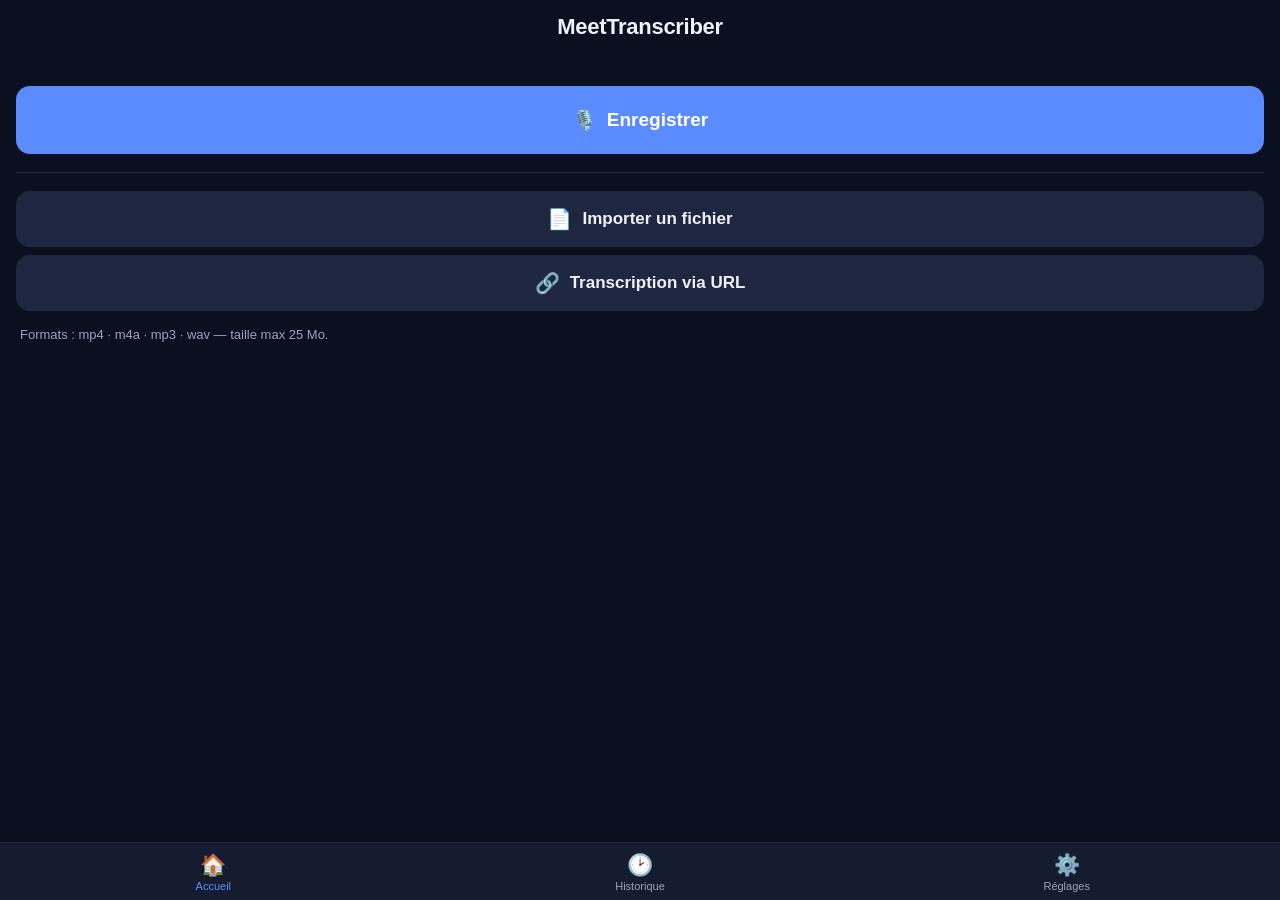
<file: index.html>
<!DOCTYPE html>
<html lang="fr">
<head>
  <meta charset="UTF-8" />
  <meta name="viewport" content="width=device-width, initial-scale=1, viewport-fit=cover, maximum-scale=1" />
  <title>MeetTranscriber</title>
  <meta name="description" content="Transcription de réunions Google Meet en texte via OpenAI Whisper." />
  <link rel="manifest" href="./manifest.webmanifest" />
  <meta name="theme-color" content="#0b1020" />
  <meta name="apple-mobile-web-app-capable" content="yes" />
  <meta name="apple-mobile-web-app-status-bar-style" content="black-translucent" />
  <meta name="apple-mobile-web-app-title" content="Transcriber" />
  <link rel="apple-touch-icon" href="./icons/icon-180.png" />
  <link rel="icon" href="./icons/icon-192.png" />
  <link rel="stylesheet" href="./styles.css" />
</head>
<body>
  <header class="app-header">
    <h1>MeetTranscriber</h1>
  </header>

  <main>
    <!-- Accueil -->
    <section id="tab-home" class="tab active">
      <div class="actions">
        <div id="rec-indicator" class="rec-indicator hidden">
          <span class="rec-dot"></span> Enregistrement en cours…
        </div>
        <button id="btn-record" class="btn btn-primary big">
          <span class="ico">🎙️</span> Enregistrer
        </button>
        <hr />
        <button id="btn-import" class="btn">
          <span class="ico">📄</span> Importer un fichier
        </button>
        <button id="btn-url" class="btn">
          <span class="ico">🔗</span> Transcription via URL
        </button>
        <input id="file-input" type="file" accept="audio/*,video/mp4,.mp3,.m4a,.wav,.mp4" hidden />
      </div>
      <p class="hint">
        Formats : mp4 · m4a · mp3 · wav — taille max 25 Mo.
      </p>
    </section>

    <!-- Historique -->
    <section id="tab-history" class="tab">
      <div id="history-list" class="history-list"></div>
      <div id="history-empty" class="empty">
        <div class="empty-ico">🌊</div>
        <p>Aucune transcription</p>
        <small>Vos transcriptions apparaîtront ici.</small>
      </div>
    </section>

    <!-- Réglages -->
    <section id="tab-settings" class="tab">
      <h2>Clé API OpenAI</h2>
      <div class="field">
        <input id="api-key" type="password" placeholder="sk-…" autocomplete="off" autocapitalize="off" spellcheck="false" />
      </div>
      <div class="row">
        <button id="btn-save-key" class="btn btn-primary">Enregistrer la clé</button>
        <button id="btn-delete-key" class="btn btn-danger">Supprimer</button>
      </div>
      <p class="hint">
        La clé est stockée uniquement sur cet appareil et envoyée directement à OpenAI.
        Utilisez une clé avec un plafond de dépense.
        <a href="https://platform.openai.com/api-keys" target="_blank" rel="noopener">Obtenir une clé →</a>
      </p>

      <h2>Langue de transcription</h2>
      <div class="field">
        <select id="lang-select">
          <option value="auto">Automatique (détection)</option>
          <option value="fr">Français</option>
          <option value="en">Anglais</option>
          <option value="es">Espagnol</option>
          <option value="de">Allemand</option>
          <option value="it">Italien</option>
          <option value="pt">Portugais</option>
          <option value="nl">Néerlandais</option>
          <option value="zh">Chinois</option>
          <option value="ja">Japonais</option>
          <option value="ar">Arabe</option>
        </select>
      </div>

      <h2>À propos</h2>
      <ul class="about">
        <li><span>Modèle</span><span>whisper-1 (OpenAI)</span></li>
        <li><span>Taille max</span><span>25 Mo</span></li>
        <li><span>Version</span><span>1.0</span></li>
      </ul>
    </section>

    <!-- Vue transcription (overlay) -->
    <section id="view-transcript" class="overlay hidden">
      <div class="overlay-header">
        <button id="btn-close-transcript" class="btn-icon" aria-label="Fermer">✕</button>
        <h2 id="transcript-title">Transcription</h2>
        <div class="overlay-actions">
          <button id="btn-copy" class="btn-icon" aria-label="Copier">📋</button>
          <button id="btn-share" class="btn-icon" aria-label="Partager">📤</button>
        </div>
      </div>
      <div id="transcript-body" class="transcript-body"></div>
    </section>
  </main>

  <!-- URL sheet -->
  <div id="url-sheet" class="sheet hidden">
    <div class="sheet-card">
      <h2>Transcription par URL</h2>
      <input id="url-input" type="url" inputmode="url" placeholder="https://…" autocapitalize="off" spellcheck="false" />
      <p class="hint">
        Lien direct vers un fichier audio/vidéo (Dropbox, export Google Drive…).
        YouTube et les liens protégés ne fonctionnent pas.
      </p>
      <div class="row">
        <button id="btn-url-cancel" class="btn">Annuler</button>
        <button id="btn-url-go" class="btn btn-primary">Transcrire</button>
      </div>
    </div>
  </div>

  <!-- Busy / toast / error -->
  <div id="busy" class="busy hidden">
    <div class="spinner"></div>
    <p>Transcription en cours…</p>
  </div>
  <div id="toast" class="toast hidden"></div>

  <nav class="tabbar">
    <button class="tabbtn active" data-tab="home"><span>🏠</span>Accueil</button>
    <button class="tabbtn" data-tab="history"><span>🕑</span>Historique</button>
    <button class="tabbtn" data-tab="settings"><span>⚙️</span>Réglages</button>
  </nav>

  <script src="./app.js"></script>
</body>
</html>
</file>
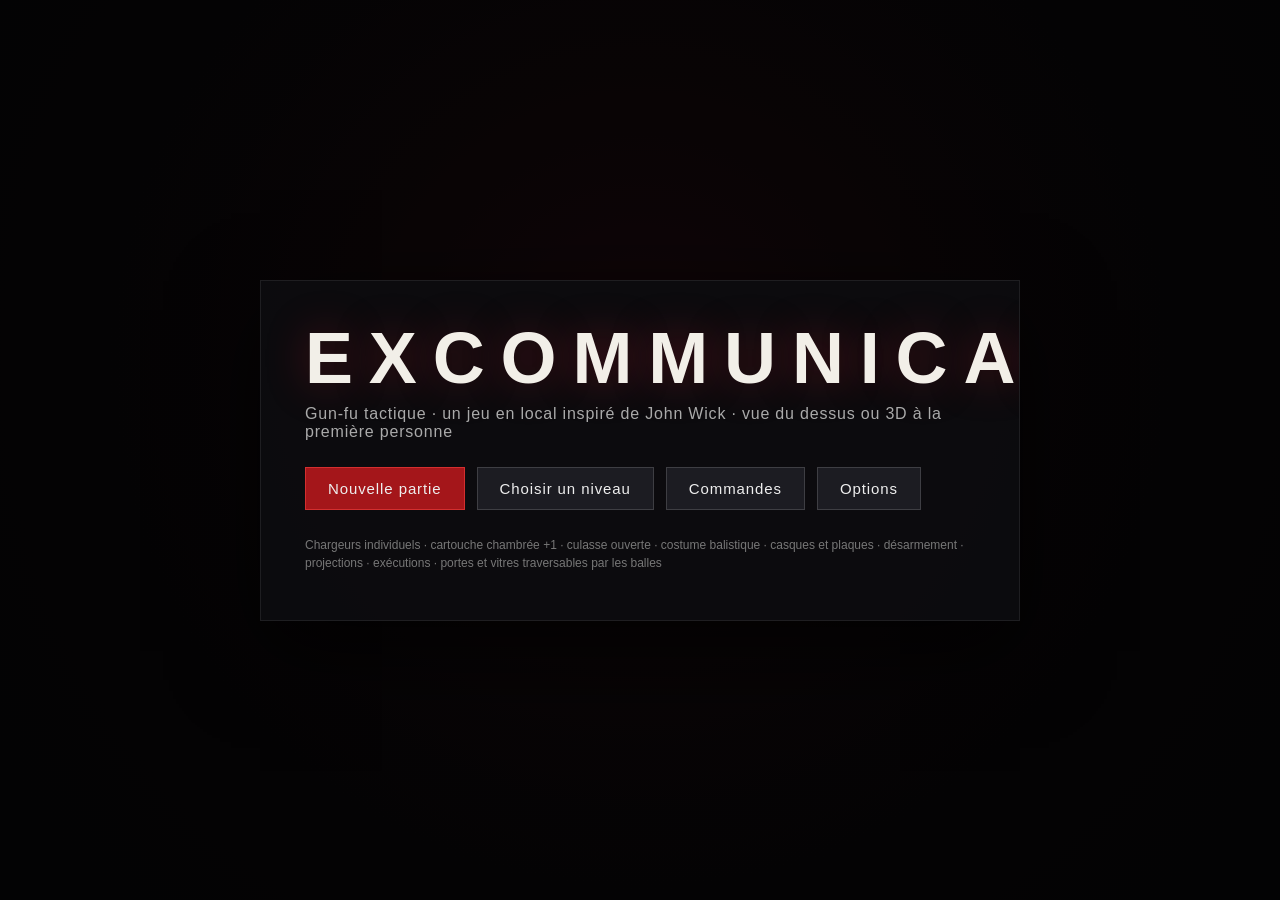
<file: excommunicado/index.html>
<!DOCTYPE html>
<html lang="fr">
<head>
<meta charset="utf-8">
<title>EXCOMMUNICADO — Gun-fu tactique</title>
<meta name="viewport" content="width=device-width, initial-scale=1">
<meta name="description" content="Jeu d'action top-down réaliste inspiré de John Wick : chargeurs individuels, tirs à la tête létaux, protection balistique, désarmements, projections et exécutions.">
<link rel="icon" href="data:image/svg+xml,%3Csvg xmlns=%27http://www.w3.org/2000/svg%27 viewBox=%270 0 32 32%27%3E%3Crect width=%2732%27 height=%2732%27 fill=%27%23111%27/%3E%3Ccircle cx=%2716%27 cy=%2716%27 r=%2710%27 fill=%27none%27 stroke=%27%23d32f2f%27 stroke-width=%273%27/%3E%3Ccircle cx=%2716%27 cy=%2716%27 r=%273%27 fill=%27%23fff%27/%3E%3C/svg%3E">
<link rel="stylesheet" href="style.css">
</head>
<body>
<canvas id="game"></canvas>
<div id="ui">
  <!-- Menu principal -->
  <section id="menu" class="screen">
    <h1>EXCOMMUNICADO</h1>
    <p class="tag">Gun-fu tactique · un jeu en local inspiré de John Wick · vue du dessus ou 3D à la première personne</p>
    <div class="buttons">
      <button data-action="start" class="primary">Nouvelle partie</button>
      <button data-action="levels">Choisir un niveau</button>
      <button data-action="controls">Commandes</button>
      <button data-action="options">Options</button>
    </div>
    <p class="hint">Chargeurs individuels · cartouche chambrée +1 · culasse ouverte · costume balistique · casques et plaques · désarmement · projections · exécutions · portes et vitres traversables par les balles</p>
  </section>

  <!-- Choix du niveau -->
  <section id="levels" class="screen hidden">
    <h2>Niveaux</h2>
    <div id="level-list" class="level-list"></div>
    <div class="buttons"><button data-action="back">Retour</button></div>
  </section>

  <!-- Commandes -->
  <section id="controls" class="screen hidden">
    <h2>Commandes</h2>
    <div class="controls-grid">
      <div><kbd>Z</kbd><kbd>Q</kbd><kbd>S</kbd><kbd>D</kbd> / <kbd>W</kbd><kbd>A</kbd><kbd>S</kbd><kbd>D</kbd></div><div>Se déplacer (AZERTY et QWERTY détectés automatiquement)</div>
      <div><kbd>Souris</kbd></div><div>Viser — le personnage regarde toujours le curseur</div>
      <div><kbd>Clic gauche</kbd></div><div>Tirer (semi-auto : un clic = un tir · auto : maintenir) · Couteau : frapper</div>
      <div><kbd>Clic droit</kbd> (maintenu)</div><div>Visée précise : dispersion réduite, déplacement ralenti</div>
      <div><kbd>R</kbd></div><div>Recharger. Chargeur partiel conservé (+1 chambrée). Arme vide = culasse ouverte, plus long. Fusil : cartouche par cartouche, interruptible</div>
      <div><kbd>F</kbd></div><div>Mêlée gun-fu : 1<sup>re</sup> frappe étourdit · 2<sup>e</sup> frappe <b>désarme</b> (vous récupérez l'arme) · 3<sup>e</sup> = <b>projection</b> au sol · <kbd>F</kbd> sur un ennemi à terre = <b>exécution</b></div>
      <div><kbd>Espace</kbd></div><div>Esquive (dans la direction du déplacement) — pas d'invulnérabilité, mais les tireurs ratent une cible rapide</div>
      <div><kbd>Maj</kbd></div><div>Courir (endurance, bruit de pas, imprécision)</div>
      <div><kbd>E</kbd></div><div>Ramasser une arme / des munitions / un kit / une plaque</div>
      <div><kbd>G</kbd></div><div>Lancer l'arme en main (étourdit, se ramasse ensuite)</div>
      <div><kbd>H</kbd></div><div>Kit de soins (3 s, interrompu si vous êtes touché)</div>
      <div><kbd>B</kbd></div><div>Mode de tir (auto / semi) sur les armes automatiques</div>
      <div><kbd>1</kbd>–<kbd>4</kbd> / <kbd>Molette</kbd> / <kbd>Tab</kbd></div><div>Changer d'arme (plus rapide que recharger)</div>
      <div><kbd>Échap</kbd> / <kbd>P</kbd></div><div>Pause</div>
    </div>
    <h3>Vue 3D à la première personne</h3>
    <p class="desc">Activez-la dans les options ou avec <kbd>V</kbd> en jeu. Un clic dans la fenêtre capture la souris (regard libre) ; <kbd>Échap</kbd> la libère et met le jeu en pause. À la manette, le stick droit pilote le regard.</p>
    <div class="controls-grid">
      <div><kbd>Souris</kbd> / <kbd>Stick droit</kbd></div><div>Regarder (lacet et tangage)</div>
      <div><kbd>Z</kbd><kbd>S</kbd> / <kbd>Q</kbd><kbd>D</kbd></div><div>Avancer / reculer, pas chassés gauche / droite (relatifs au regard)</div>
      <div><kbd>Visée verticale</kbd></div><div>La hauteur visée décide de la zone touchée : tête (au-dessus des épaules), torse, jambes. Trop haut = la balle passe au-dessus.</div>
      <div><kbd>Clic droit</kbd> / <kbd>L2</kbd></div><div>Épauler : champ de vision resserré, dispersion réduite, marche lente</div>
      <div><kbd>Minimap</kbd></div><div>En haut à droite : plan des environs, cône de vision, ennemis en vue</div>
    </div>
    <h3>Manette PS5 (DualSense) — et autres manettes standard</h3>
    <p class="desc">Branchez la manette (USB ou Bluetooth) et appuyez sur un bouton : elle est détectée automatiquement, les menus se pilotent au D-pad / stick, <kbd>✕</kbd> valide, <kbd>○</kbd> revient. Vibrations à chaque tir, impact et projection.</p>
    <div class="controls-grid">
      <div><kbd>Stick gauche</kbd></div><div>Se déplacer — vitesse analogique (marche lente à pas feutrés jusqu'au pas rapide)</div>
      <div><kbd>Stick droit</kbd></div><div>Viser — le corps pivote (rotation limitée, réaliste), légère aide à la visée désactivable dans les options</div>
      <div><kbd>R2</kbd></div><div>Tirer (gâchette analogique : chaque pression = un tir en semi-auto)</div>
      <div><kbd>L2</kbd> (maintenu)</div><div>Visée précise</div>
      <div><kbd>R1</kbd></div><div>Mêlée gun-fu : frappe → désarmement → projection · exécution sur un ennemi à terre</div>
      <div><kbd>✕</kbd></div><div>Esquive</div>
      <div><kbd>□</kbd></div><div>Recharger</div>
      <div><kbd>△</kbd></div><div>Ramasser / interagir</div>
      <div><kbd>L1</kbd></div><div>Lancer l'arme</div>
      <div><kbd>L3</kbd> (clic stick gauche)</div><div>Courir</div>
      <div><kbd>D-pad ↑</kbd> / <kbd>↓</kbd></div><div>Kit de soins / mode de tir</div>
      <div><kbd>D-pad ←</kbd> / <kbd>→</kbd></div><div>Arme précédente / suivante</div>
      <div><kbd>Options</kbd></div><div>Pause</div>
    </div>
    <h3>Réalisme</h3>
    <ul class="rules">
      <li><b>Zones d'impact</b> : tête (létal), torse (3 balles de 9 mm sans protection), membres (ralentissement). Plus votre tir est centré, plus il touche haut.</li>
      <li><b>Protections</b> : votre costume balistique absorbe l'essentiel des tirs au torse mais s'use. Les mercenaires blindés ont des plaques (le 9 mm ne passe pas) et un casque (un premier tir à la tête le brise). La carabine 5,56 traverse plaques légères, caisses et corps.</li>
      <li><b>Munitions</b> : pas de réserve magique. Chaque chargeur a son compte. Les armes des morts se ramassent avec ce qu'il leur reste.</li>
      <li><b>IA</b> : temps de réaction, rafales, repli à couvert pour recharger, flanquement, alerte des alliés au bruit, fouille de la dernière position connue.</li>
      <li><b>Balistique</b> : portes en bois et vitres traversées (dégâts réduits), murs et piliers opaques, caisses arrêtent le pistolet.</li>
    </ul>
    <div class="buttons"><button data-action="back">Retour</button></div>
  </section>

  <!-- Options -->
  <section id="options" class="screen hidden">
    <h2>Options</h2>
    <div class="options">
      <label>Vue <select id="view"><option value="top">Vue du dessus (2D)</option><option value="fp">Première personne (3D)</option></select></label>
      <p class="desc">En jeu : <kbd>V</kbd> (ou le pavé tactile de la manette) bascule entre les deux vues à tout moment.</p>
      <label>Sensibilité souris (3D) <input type="range" id="sensitivity" min="0.3" max="3" step="0.1"></label>
      <label>Résolution du rendu 3D <select id="fpres"><option value="480">Basse (480 colonnes)</option><option value="640">Moyenne (640)</option><option value="800">Haute (800)</option><option value="960">Très haute (960)</option></select></label>
      <label>Difficulté <select id="difficulty"></select></label>
      <p id="difficulty-desc" class="desc"></p>
      <label>Volume <input type="range" id="volume" min="0" max="1" step="0.05"></label>
      <label><input type="checkbox" id="music"> Musique d'ambiance</label>
      <label><input type="checkbox" id="crosshair"> Réticule dynamique</label>
      <label><input type="checkbox" id="aimassist"> Aide à la visée (manette uniquement)</label>
      <button id="reset-progress" class="small">Effacer la progression</button>
    </div>
    <div class="buttons"><button data-action="back">Retour</button></div>
  </section>

  <!-- Briefing -->
  <section id="briefing" class="screen hidden">
    <p class="sub" id="brief-sub"></p>
    <h2 id="brief-title"></h2>
    <p class="brief" id="brief-text"></p>
    <p class="objective"><b>Objectif :</b> <span id="brief-obj"></span></p>
    <p class="loadout" id="brief-loadout"></p>
    <div class="buttons"><button data-action="begin" class="primary">Commencer (Entrée)</button><button data-action="menu">Menu</button></div>
  </section>

  <!-- Pause -->
  <section id="pause" class="screen hidden">
    <h2>Pause</h2>
    <div class="buttons">
      <button data-action="resume" class="primary">Reprendre (Échap)</button>
      <button data-action="restart">Recommencer le niveau</button>
      <button data-action="controls">Commandes</button>
      <button data-action="menu">Menu principal</button>
    </div>
  </section>

  <!-- Mort -->
  <section id="dead" class="screen hidden">
    <h2 class="red">Excommunicado</h2>
    <p class="sub">Le contrat a été honoré.</p>
    <div class="stats" id="dead-stats"></div>
    <div class="buttons"><button data-action="retry" class="primary">Réessayer (Entrée)</button><button data-action="menu">Menu</button></div>
  </section>

  <!-- Niveau terminé -->
  <section id="complete" class="screen hidden">
    <h2 id="complete-title"></h2>
    <div class="stats" id="complete-stats"></div>
    <div class="buttons"><button data-action="next" class="primary" id="next-btn">Niveau suivant</button><button data-action="menu">Menu</button></div>
  </section>
</div>
<script src="js/util.js"></script>
<script src="js/audio.js"></script>
<script src="js/input.js"></script>
<script src="js/weapons.js"></script>
<script src="js/maps.js"></script>
<script src="js/world.js"></script>
<script src="js/entities.js"></script>
<script src="js/render.js"></script>
<script src="js/fps.js"></script>
<script src="js/game.js"></script>
</body>
</html>
</file>
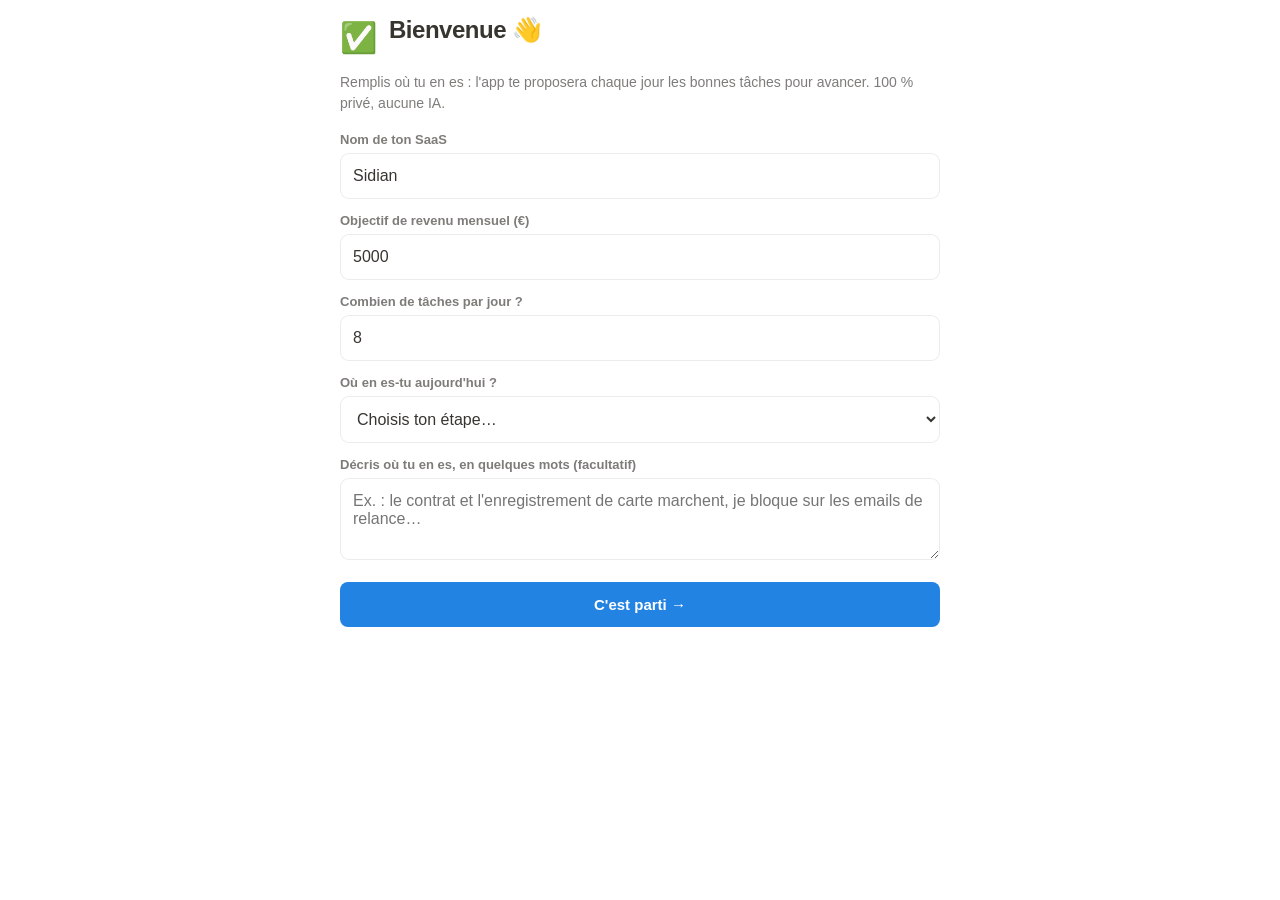
<file: saas-checklist/index.html>
<!DOCTYPE html>
<html lang="fr">
<head>
  <meta charset="UTF-8" />
  <meta name="viewport" content="width=device-width, initial-scale=1, viewport-fit=cover" />
  <meta name="theme-color" content="#ffffff" />
  <title>SaaS Daily — Check-list quotidienne</title>
  <link rel="manifest" href="./manifest.webmanifest" />
  <link rel="apple-touch-icon" href="./icons/icon-180.png" />
  <meta name="apple-mobile-web-app-capable" content="yes" />
  <meta name="apple-mobile-web-app-status-bar-style" content="default" />
  <meta name="apple-mobile-web-app-title" content="SaaS Daily" />
  <link rel="stylesheet" href="./styles.css" />
</head>
<body>
  <div class="app">
    <header class="page-head">
      <span class="page-icon">✅</span>
      <div class="page-titles">
        <h1 id="title">Aujourd'hui</h1>
        <p class="tagline" id="dateLabel">—</p>
      </div>
      <div class="daynav">
        <button class="nav" id="editStage" aria-label="Mon avancement" title="Indiquer mon avancement">📋</button>
      </div>
    </header>

    <section id="setup" class="setup" hidden></section>

    <main id="list" class="list"></main>
  </div>

  <footer class="foot">
    <button id="installBtn" class="ghost" hidden>📲 Installer l'app</button>
  </footer>

  <div id="toast" class="toast" role="status" aria-live="polite"></div>

  <script src="./tasks.js"></script>
  <script src="./app.js"></script>
</body>
</html>
</file>
<file: styles.css>
:root {
  --bg: #0b1020;
  --surface: #161c30;
  --surface-2: #1f2740;
  --text: #eef1f8;
  --muted: #9aa3bd;
  --accent: #5b8cff;
  --danger: #ff5b6e;
  --ok: #34d399;
  --radius: 14px;
  --safe-top: env(safe-area-inset-top, 0px);
  --safe-bottom: env(safe-area-inset-bottom, 0px);
}

* { box-sizing: border-box; -webkit-tap-highlight-color: transparent; }

html, body {
  margin: 0;
  padding: 0;
  background: var(--bg);
  color: var(--text);
  font-family: -apple-system, BlinkMacSystemFont, "Segoe UI", Roboto, sans-serif;
  height: 100%;
}

body {
  display: flex;
  flex-direction: column;
  min-height: 100dvh;
}

.app-header {
  padding: calc(var(--safe-top) + 14px) 20px 14px;
  text-align: center;
  background: var(--bg);
  position: sticky;
  top: 0;
  z-index: 5;
}
.app-header h1 { font-size: 22px; margin: 0; letter-spacing: -0.3px; }

main {
  flex: 1;
  overflow-y: auto;
  padding: 8px 16px 90px;
}

.tab { display: none; }
.tab.active { display: block; animation: fade .2s ease; }
@keyframes fade { from { opacity: 0; } to { opacity: 1; } }

/* Buttons */
.btn {
  display: flex;
  align-items: center;
  justify-content: center;
  gap: 10px;
  width: 100%;
  padding: 16px;
  margin: 8px 0;
  border: none;
  border-radius: var(--radius);
  background: var(--surface-2);
  color: var(--text);
  font-size: 17px;
  font-weight: 600;
  cursor: pointer;
}
.btn:active { transform: scale(0.985); }
.btn:disabled { opacity: 0.4; cursor: default; }
.btn-primary { background: var(--accent); color: #fff; }
.btn-danger { background: transparent; color: var(--danger); border: 1px solid var(--danger); }
.btn.big { padding: 22px; font-size: 19px; }
.btn.recording { background: var(--danger); color: #fff; }
.ico { font-size: 20px; }

.actions { margin-top: 24px; }
.actions hr { border: none; border-top: 1px solid var(--surface-2); margin: 18px 0; }

.row { display: flex; gap: 10px; }
.row .btn { margin: 8px 0; }

.hint { color: var(--muted); font-size: 13px; line-height: 1.5; margin: 14px 4px; }
.hint a { color: var(--accent); }

/* Recording indicator */
.rec-indicator {
  display: flex;
  align-items: center;
  justify-content: center;
  gap: 8px;
  color: var(--danger);
  font-weight: 700;
  margin-bottom: 8px;
}
.rec-dot {
  width: 10px; height: 10px; border-radius: 50%;
  background: var(--danger);
  animation: pulse 1s infinite;
}
@keyframes pulse { 0%,100% { opacity: 1; } 50% { opacity: 0.25; } }

/* Settings */
h2 { font-size: 15px; color: var(--muted); text-transform: uppercase; letter-spacing: 0.5px; margin: 24px 4px 8px; }
.field { margin: 4px 0; }
input, select {
  width: 100%;
  padding: 15px;
  border-radius: var(--radius);
  border: 1px solid var(--surface-2);
  background: var(--surface);
  color: var(--text);
  font-size: 16px;
}
select { appearance: none; }
.about { list-style: none; padding: 0; margin: 8px 0; }
.about li {
  display: flex; justify-content: space-between;
  padding: 13px 4px;
  border-bottom: 1px solid var(--surface-2);
  font-size: 15px;
}
.about li span:last-child { color: var(--muted); }

/* History */
.history-list { margin-top: 12px; }
.history-item {
  background: var(--surface);
  border-radius: var(--radius);
  padding: 14px;
  margin-bottom: 10px;
  cursor: pointer;
  position: relative;
}
.history-item h3 { margin: 0 0 4px; font-size: 16px; display: flex; align-items: center; gap: 8px; }
.history-item p { margin: 0; color: var(--muted); font-size: 14px;
  display: -webkit-box; -webkit-line-clamp: 2; -webkit-box-orient: vertical; overflow: hidden; }
.history-item time { color: var(--muted); font-size: 12px; opacity: 0.7; }
.history-item .del {
  position: absolute; top: 10px; right: 10px;
  background: none; border: none; color: var(--muted); font-size: 18px; cursor: pointer; padding: 4px;
}
.empty { text-align: center; color: var(--muted); margin-top: 80px; }
.empty-ico { font-size: 46px; opacity: 0.5; }
.empty p { font-weight: 600; margin: 12px 0 4px; }
.empty small { opacity: 0.7; }

/* Transcript overlay */
.overlay {
  position: fixed; inset: 0; z-index: 20;
  background: var(--bg);
  display: flex; flex-direction: column;
  padding-top: var(--safe-top);
}
.overlay.hidden { display: none; }
.overlay-header {
  display: flex; align-items: center; gap: 10px;
  padding: 12px 14px; border-bottom: 1px solid var(--surface-2);
}
.overlay-header h2 {
  flex: 1; margin: 0; font-size: 16px; color: var(--text);
  text-transform: none; letter-spacing: 0; white-space: nowrap; overflow: hidden; text-overflow: ellipsis;
}
.overlay-actions { display: flex; gap: 6px; }
.btn-icon {
  background: var(--surface-2); border: none; color: var(--text);
  width: 38px; height: 38px; border-radius: 10px; font-size: 17px; cursor: pointer;
}
.transcript-body { flex: 1; overflow-y: auto; padding: 8px 16px calc(var(--safe-bottom) + 20px); }
.segment { padding: 12px 0; border-bottom: 1px solid var(--surface-2); }
.segment .ts { color: var(--muted); font-size: 12px; font-variant-numeric: tabular-nums; margin-bottom: 4px; }
.segment .txt { font-size: 16px; line-height: 1.5; }
.plain-text { font-size: 16px; line-height: 1.6; white-space: pre-wrap; padding: 12px 0; }

/* URL sheet */
.sheet {
  position: fixed; inset: 0; z-index: 30;
  background: rgba(0,0,0,0.5);
  display: flex; align-items: flex-end;
}
.sheet.hidden { display: none; }
.sheet-card {
  background: var(--surface);
  width: 100%;
  border-radius: 20px 20px 0 0;
  padding: 22px 18px calc(var(--safe-bottom) + 18px);
  animation: slideup .2s ease;
}
@keyframes slideup { from { transform: translateY(100%); } to { transform: translateY(0); } }
.sheet-card h2 { text-transform: none; letter-spacing: 0; color: var(--text); font-size: 18px; margin: 0 0 12px; }

/* Busy */
.busy {
  position: fixed; inset: 0; z-index: 40;
  background: rgba(11,16,32,0.85);
  display: flex; flex-direction: column; align-items: center; justify-content: center; gap: 16px;
}
.busy.hidden { display: none; }
.busy p { color: var(--muted); }
.spinner {
  width: 44px; height: 44px; border-radius: 50%;
  border: 4px solid var(--surface-2); border-top-color: var(--accent);
  animation: spin 0.8s linear infinite;
}
@keyframes spin { to { transform: rotate(360deg); } }

/* Toast */
.toast {
  position: fixed; left: 50%; bottom: calc(var(--safe-bottom) + 90px);
  transform: translateX(-50%);
  background: var(--surface-2); color: var(--text);
  padding: 12px 20px; border-radius: 24px; z-index: 50;
  font-size: 14px; box-shadow: 0 6px 20px rgba(0,0,0,0.4);
}
.toast.hidden { display: none; }
.toast.error { background: var(--danger); color: #fff; }

/* Tab bar */
.tabbar {
  position: fixed; bottom: 0; left: 0; right: 0; z-index: 10;
  display: flex;
  background: var(--surface);
  border-top: 1px solid var(--surface-2);
  padding-bottom: var(--safe-bottom);
}
.tabbtn {
  flex: 1; background: none; border: none; color: var(--muted);
  font-size: 11px; padding: 10px 0 8px; cursor: pointer;
  display: flex; flex-direction: column; align-items: center; gap: 3px;
}
.tabbtn span { font-size: 21px; }
.tabbtn.active { color: var(--accent); }

.hidden { display: none !important; }
</file>
<file: excommunicado/style.css>
* { box-sizing: border-box; }
html, body { margin: 0; padding: 0; height: 100%; background: #050507; color: #e6e3dc; font-family: "Segoe UI", Roboto, Helvetica, Arial, sans-serif; overflow: hidden; }
canvas#game { display: block; position: fixed; inset: 0; cursor: crosshair; }
#ui { position: fixed; inset: 0; display: flex; align-items: center; justify-content: center; background: rgba(0,0,0,0.55); overflow: auto; }
#ui.hidden { display: none; }
.screen { width: min(760px, 94vw); max-height: 94vh; overflow: auto; padding: 36px 44px; background: rgba(12,12,16,0.92); border: 1px solid rgba(255,255,255,0.08); box-shadow: 0 30px 80px rgba(0,0,0,0.7); }
.screen.hidden { display: none; }
h1 { font-size: clamp(38px, 7vw, 72px); letter-spacing: 0.22em; margin: 0 0 6px; font-weight: 800; color: #f2efe8; text-shadow: 0 0 40px rgba(200,30,40,0.35); }
h2 { font-size: 30px; letter-spacing: 0.12em; margin: 0 0 14px; text-transform: uppercase; }
h2.red { color: #e53935; }
h3 { margin: 26px 0 8px; font-size: 15px; letter-spacing: 0.1em; text-transform: uppercase; color: #bbb; }
.tag { color: #aaa; margin: 0 0 26px; letter-spacing: 0.05em; }
.sub { color: #999; margin: 0 0 4px; text-transform: uppercase; letter-spacing: 0.15em; font-size: 12px; }
.hint { color: #777; font-size: 12px; line-height: 1.5; margin-top: 26px; }
.brief { font-size: 17px; line-height: 1.55; color: #ddd; }
.objective { font-size: 15px; color: #ffd27f; }
.loadout { font-size: 13px; color: #999; }
.buttons { display: flex; flex-wrap: wrap; gap: 12px; margin-top: 18px; }
button { font: inherit; font-size: 15px; letter-spacing: 0.06em; padding: 12px 22px; background: #1c1c22; color: #eee; border: 1px solid rgba(255,255,255,0.15); cursor: pointer; transition: background .15s, transform .05s; }
button:hover { background: #2a2a33; }
button:active { transform: translateY(1px); }
button.primary { background: #a4161a; border-color: #d32f2f; }
button.primary:hover { background: #c0181d; }
button.small { padding: 8px 14px; font-size: 13px; }
.level-list { display: grid; gap: 10px; }
.level { display: grid; grid-template-columns: 44px 1fr; grid-template-rows: auto auto; text-align: left; padding: 12px 16px; align-items: center; }
.level .num { grid-row: 1 / span 2; font-size: 26px; font-weight: 800; color: #d32f2f; }
.level .name { font-size: 17px; font-weight: 700; }
.level .sub { grid-column: 2; margin: 0; font-size: 12px; color: #999; text-transform: none; letter-spacing: 0; }
.level.locked { opacity: 0.4; cursor: not-allowed; }
.controls-grid { display: grid; grid-template-columns: minmax(170px, auto) 1fr; gap: 8px 18px; font-size: 14px; line-height: 1.45; align-items: start; }
.controls-grid > div:nth-child(odd) { color: #ddd; white-space: nowrap; }
kbd { display: inline-block; padding: 2px 7px; margin: 0 1px; border: 1px solid #555; border-bottom-width: 3px; border-radius: 4px; background: #222; font-family: inherit; font-size: 12px; color: #fff; }
.rules { padding-left: 18px; font-size: 14px; line-height: 1.5; color: #ccc; }
.rules li { margin-bottom: 6px; }
.options label { display: block; margin: 14px 0; font-size: 15px; }
.options select, .options input[type=range] { margin-left: 10px; vertical-align: middle; font: inherit; }
.options select { background: #1c1c22; color: #eee; border: 1px solid #444; padding: 6px 10px; }
.options .desc { color: #999; font-size: 13px; margin: -6px 0 0; }
.stats { margin: 12px 0 6px; display: grid; gap: 6px; }
.stats .row { display: flex; justify-content: space-between; border-bottom: 1px solid rgba(255,255,255,0.08); padding: 6px 0; font-size: 15px; }
.stats .row b { color: #ffd27f; }
@media (max-width: 640px) { .screen { padding: 22px 18px; } .controls-grid { grid-template-columns: 1fr; } .controls-grid > div:nth-child(odd) { white-space: normal; margin-top: 8px; } }

.gp-focus { outline: 2px solid #fff; outline-offset: 2px; box-shadow: 0 0 0 5px rgba(211,47,47,0.55); }
</file>
<file: saas-checklist/styles.css>
:root {
  --bg: #ffffff;
  --text: #37352f;
  --muted: rgba(55, 53, 47, 0.5);
  --muted-strong: rgba(55, 53, 47, 0.65);
  --hover: rgba(55, 53, 47, 0.06);
  --line: rgba(55, 53, 47, 0.09);
  --accent: #2383e2;
  --done: #2383e2;
}

* { box-sizing: border-box; -webkit-tap-highlight-color: transparent; }

/* L'attribut `hidden` doit toujours masquer, même quand un display:flex est défini. */
[hidden] { display: none !important; }

html, body {
  margin: 0;
  height: 100%;
  background: var(--bg);
  color: var(--text);
  font-family: -apple-system, BlinkMacSystemFont, "Segoe UI", "Inter", Helvetica,
    "Apple Color Emoji", Arial, sans-serif, "Segoe UI Emoji";
  -webkit-font-smoothing: antialiased;
  font-size: 16px;
}

body { display: flex; flex-direction: column; min-height: 100dvh; }

.app {
  flex: 1;
  width: 100%;
  max-width: 640px;
  margin: 0 auto;
  padding: calc(env(safe-area-inset-top) + 16px) 20px 4px;
  display: flex;
  flex-direction: column;
}

/* ---------- Header ---------- */
.page-head {
  display: flex;
  align-items: center;
  gap: 12px;
  margin-bottom: 12px;
}
.page-icon { font-size: 30px; line-height: 1; flex: 0 0 auto; }
.page-titles { flex: 1; min-width: 0; }
.page-titles h1 {
  margin: 0;
  font-size: 24px;
  font-weight: 700;
  letter-spacing: -0.02em;
  color: var(--text);
}
.tagline { margin: 1px 0 0; font-size: 13px; color: var(--muted-strong); }

.daynav { display: flex; gap: 2px; flex: 0 0 auto; }
.nav {
  width: 32px; height: 32px; border-radius: 7px;
  background: transparent; color: var(--muted-strong);
  border: 0; font-size: 18px; line-height: 1; cursor: pointer;
}
.nav:hover { background: var(--hover); }
.nav:disabled { opacity: 0.25; cursor: default; background: transparent; }

/* ---------- To-do list (style Notion) ---------- */
.list { display: flex; flex-direction: column; gap: 6px; }
.item {
  display: flex; align-items: flex-start; gap: 11px;
  padding: 13px 8px; border-radius: 6px; cursor: pointer;
 
}
.item:hover { background: var(--hover); }
.item input[type="checkbox"] {
  appearance: none; -webkit-appearance: none;
  width: 17px; height: 17px; margin: 2px 0 0; flex: 0 0 auto;
  border: 1.5px solid rgba(55, 53, 47, 0.4); border-radius: 3px;
  background: transparent; cursor: pointer; position: relative;
  transition: background 0.12s, border-color 0.12s;
}
.item input[type="checkbox"]:checked { background: var(--done); border-color: var(--done); }
.item input[type="checkbox"]:checked::after {
  content: "✓"; position: absolute; inset: -1px 0 0 0;
  display: grid; place-items: center; color: #fff; font-size: 12px; font-weight: 800;
}
.item-emoji { font-size: 15px; line-height: 1.35; flex: 0 0 auto; }
.item-text {
  font-size: 14.5px; line-height: 1.35; flex: 1; color: var(--text);
  display: -webkit-box; -webkit-box-orient: vertical; -webkit-line-clamp: 2; overflow: hidden;
}
.item.expanded .item-text { -webkit-line-clamp: unset; overflow: visible; }
.item.checked .item-text { color: var(--muted); text-decoration: line-through; }
.item.checked .item-emoji { opacity: 0.45; }

.item-chev {
  flex: 0 0 auto; margin-top: 1px; color: var(--muted);
  font-size: 15px; line-height: 1.2; display: none; cursor: pointer;
}
.item.truncated .item-chev { display: block; }
.item.expanded .item-chev { transform: rotate(180deg); }

/* ---------- Onboarding (parcours guidé, thème Notion) ---------- */
.setup { flex: 1; display: flex; flex-direction: column; gap: 18px; padding-bottom: 8px; }
.setup.wizard { gap: 0; }

.wiz-dots { display: flex; gap: 6px; justify-content: center; padding: 2px 0 18px; }
.wiz-dot {
  width: 7px; height: 7px; border-radius: 50%;
  background: rgba(55, 53, 47, 0.15);
}
.wiz-dot.done { background: rgba(55, 53, 47, 0.35); }
.wiz-dot.on { background: var(--accent); width: 20px; border-radius: 999px; }

.wiz-body { flex: 1; display: flex; flex-direction: column; gap: 12px; min-height: 0; }

.wiz-hero { margin: auto 0; text-align: center; padding: 12px 0; }
.wiz-hero-icon {
  font-size: 52px; line-height: 1; margin-bottom: 18px;
}
.wiz-h2 { margin: 0 0 12px; font-size: 22px; font-weight: 700; letter-spacing: -0.02em; }
.wiz-p { margin: 0 0 10px; font-size: 15px; line-height: 1.5; color: var(--muted-strong); }
.wiz-hero .wiz-p { max-width: 360px; margin-left: auto; margin-right: auto; }

.wiz-foot { display: flex; gap: 10px; padding: 16px 0 4px; }
.btn-primary {
  flex: 1; background: var(--accent); color: #fff; border: 0; border-radius: 9px;
  padding: 14px; font-size: 15px; font-weight: 600; cursor: pointer;
}
.btn-primary:disabled { opacity: 0.4; cursor: default; }
.btn-primary:not(:disabled):hover { filter: brightness(0.96); }
.btn-ghost {
  flex: 0 0 auto; background: transparent; color: var(--muted-strong);
  border: 1px solid var(--line); border-radius: 9px;
  padding: 14px 18px; font-size: 15px; font-weight: 500; cursor: pointer;
}
.btn-ghost:hover { background: var(--hover); }

/* Champs à remplir (onboarding) */
.wiz-fields { display: flex; flex-direction: column; gap: 14px; }
.wiz-field { display: flex; flex-direction: column; gap: 6px; }
.wiz-label { font-size: 13px; font-weight: 600; color: var(--muted-strong); }
.wiz-field input {
  background: var(--bg); color: var(--text);
  border: 1px solid var(--line); border-radius: 9px;
  padding: 13px 12px; font-size: 16px; width: 100%;
}
.wiz-field input:focus { outline: none; border-color: var(--accent); }
.wiz-select, .wiz-textarea {
  background: var(--bg); color: var(--text);
  border: 1px solid var(--line); border-radius: 9px;
  padding: 13px 12px; font-size: 16px; width: 100%;
  font-family: inherit;
}
.wiz-select:focus, .wiz-textarea:focus { outline: none; border-color: var(--accent); }
.wiz-textarea { resize: vertical; min-height: 64px; }

/* Cartes d'étape (sélection unique) */
.stage-list { display: flex; flex-direction: column; gap: 8px; }
.stage-card {
  display: flex; align-items: center; gap: 12px; text-align: left; width: 100%;
  background: var(--bg); color: var(--text);
  border: 1.5px solid var(--line); border-radius: 10px;
  padding: 14px; cursor: pointer;
}
.stage-card:hover { background: var(--hover); }
.stage-card.selected { border-color: var(--accent); background: rgba(35, 131, 226, 0.06); }
.stage-emoji { font-size: 22px; line-height: 1.2; flex: 0 0 auto; }
.stage-info { display: flex; flex-direction: column; gap: 3px; min-width: 0; flex: 1; }
.stage-name { font-size: 15px; font-weight: 600; color: var(--text); }
.stage-goal { font-size: 13px; line-height: 1.4; color: var(--muted-strong); }
.stage-check {
  flex: 0 0 auto; width: 22px; height: 22px; border-radius: 50%;
  display: grid; place-items: center; color: #fff; font-size: 13px; font-weight: 800;
  background: var(--accent); visibility: hidden;
}
.stage-card.selected .stage-check { visibility: visible; }

/* ---------- Écran « Mon avancement » (jalons) ---------- */
.setup-intro {
  margin: 0; font-size: 14px; line-height: 1.5; color: var(--muted-strong);
}
.ms-group { display: flex; flex-direction: column; gap: 1px; }
.ms-head { display: flex; align-items: center; gap: 8px; padding: 0 2px 4px; }
.ms-emoji { font-size: 15px; flex: 0 0 auto; }
.ms-name {
  font-size: 12px; font-weight: 700; color: var(--muted-strong);
  text-transform: uppercase; letter-spacing: 0.04em; flex: 1; min-width: 0;
}
.ms-count { font-size: 12px; font-weight: 600; color: var(--muted); flex: 0 0 auto; }
.ms-row {
  display: flex; align-items: flex-start; gap: 11px;
  padding: 10px 8px; border-radius: 6px; cursor: pointer;
}
.ms-row:hover { background: var(--hover); }
.ms-row input[type="checkbox"] {
  appearance: none; -webkit-appearance: none;
  width: 18px; height: 18px; margin: 1px 0 0; flex: 0 0 auto;
  border: 1.5px solid rgba(55, 53, 47, 0.4); border-radius: 4px;
  background: transparent; cursor: pointer; position: relative;
  transition: background 0.12s, border-color 0.12s;
}
.ms-row input[type="checkbox"]:checked { background: var(--done); border-color: var(--done); }
.ms-row input[type="checkbox"]:checked::after {
  content: "✓"; position: absolute; inset: -1px 0 0 0;
  display: grid; place-items: center; color: #fff; font-size: 13px; font-weight: 800;
}
.ms-text { font-size: 14.5px; line-height: 1.4; flex: 1; color: var(--text); }
.ms-row.checked .ms-text { color: var(--muted); text-decoration: line-through; }

.setup-cta {
  margin-top: 4px; width: 100%;
  background: var(--accent); color: #fff; border: 0; border-radius: 8px;
  padding: 14px; font-size: 15px; font-weight: 600; cursor: pointer;
}
.setup-cta:hover { filter: brightness(0.96); }

/* ---------- Footer ---------- */
.foot {
  text-align: center;
  padding: 10px 22px calc(env(safe-area-inset-bottom) + 14px);
}
.ghost {
  background: transparent; color: var(--muted-strong);
  border: 1px solid var(--line); border-radius: 7px;
  padding: 9px 16px; font-size: 14px; font-weight: 500; cursor: pointer;
}
.ghost:hover { background: var(--hover); }

/* ---------- Toast ---------- */
.toast {
  position: fixed; left: 50%; bottom: calc(env(safe-area-inset-bottom) + 22px);
  translate: -50% 0;
  background: var(--text); color: #fff; border-radius: 8px;
  padding: 11px 18px; font-size: 13.5px; font-weight: 500;
  box-shadow: 0 8px 24px rgba(15, 15, 15, 0.2);
  opacity: 0; pointer-events: none; transition: opacity 0.18s;
  max-width: 90vw; text-align: center;
}
.toast.show { opacity: 1; }
</file>
